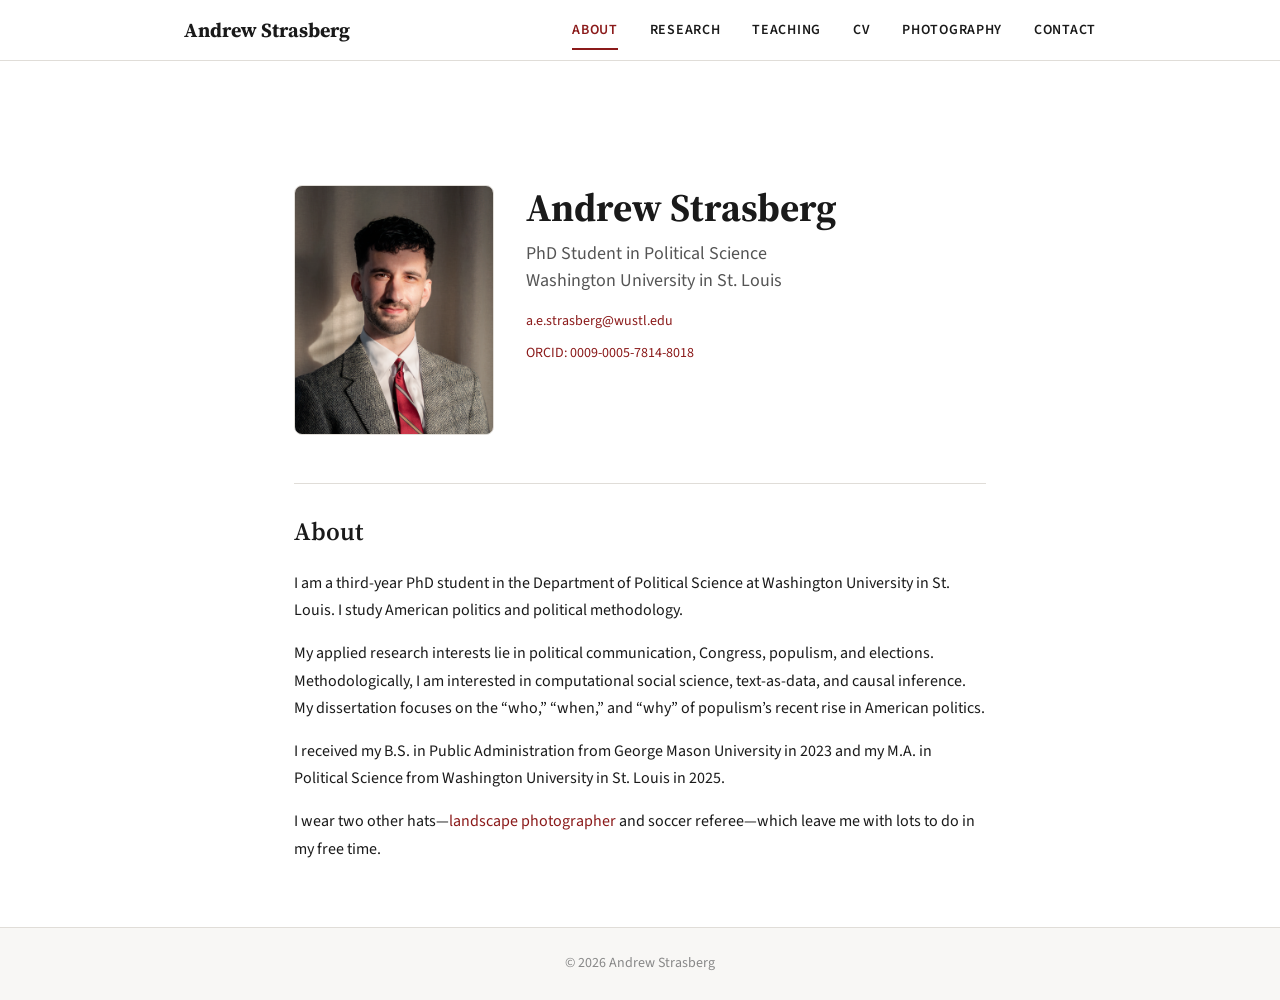
<file: index.html>
<!DOCTYPE html>
<html lang="en">
<head>
  <meta charset="UTF-8">
  <meta name="viewport" content="width=device-width, initial-scale=1.0">
  <meta name="description" content="Andrew Strasberg is a PhD student in Political Science at Washington University in St. Louis, researching populism, political communication, and computational social science.">
  <meta name="author" content="Andrew Strasberg">
  <link rel="canonical" href="https://andrewstrasberg.com/">
  <!-- Open Graph -->
  <meta property="og:title" content="Andrew Strasberg | Political Science">
  <meta property="og:description" content="PhD student in Political Science at Washington University in St. Louis. Research in American politics, populism, political communication, and computational social science.">
  <meta property="og:type" content="website">
  <meta property="og:url" content="https://andrewstrasberg.com/">
  <meta property="og:image" content="https://andrewstrasberg.com/assets/img/headshot.png">
  <meta property="og:site_name" content="Andrew Strasberg">
  <!-- Schema.org JSON-LD -->
  <script type="application/ld+json">
  {
    "@context": "https://schema.org",
    "@type": "Person",
    "name": "Andrew Strasberg",
    "url": "https://andrewstrasberg.com",
    "image": "https://andrewstrasberg.com/assets/img/headshot.png",
    "jobTitle": "PhD Student in Political Science",
    "affiliation": {
      "@type": "Organization",
      "name": "Washington University in St. Louis",
      "url": "https://wustl.edu"
    },
    "alumniOf": [
      {
        "@type": "Organization",
        "name": "George Mason University"
      },
      {
        "@type": "Organization",
        "name": "Washington University in St. Louis"
      }
    ],
    "email": "a.e.strasberg@wustl.edu",
    "sameAs": [
      "https://orcid.org/0009-0005-7814-8018"
    ],
    "knowsAbout": ["American Politics", "Political Methodology", "Populism", "Political Communication", "Computational Social Science", "Text-as-Data", "Causal Inference"]
  }
  </script>
  <title>Andrew Strasberg | Political Science</title>
  <link rel="preconnect" href="https://fonts.googleapis.com">
  <link rel="preconnect" href="https://fonts.gstatic.com" crossorigin>
  <link href="https://fonts.googleapis.com/css2?family=Source+Sans+3:ital,wght@0,400;0,600;0,700;1,400&family=Source+Serif+4:ital,wght@0,400;0,600;0,700;1,400&display=swap" rel="stylesheet">
  <link rel="stylesheet" href="css/style.css">
</head>
<body>

  <header class="site-header">
    <nav class="nav-container">
      <a href="index.html" class="site-name">Andrew Strasberg</a>
      <button class="nav-toggle" aria-label="Toggle navigation" aria-expanded="false">
        <span></span><span></span><span></span>
      </button>
      <ul class="nav-links">
        <li><a href="index.html" class="active">About</a></li>
        <li><a href="research.html">Research</a></li>
        <li><a href="teaching.html">Teaching</a></li>
        <li><a href="cv.html">CV</a></li>
        <li><a href="photography.html">Photography</a></li>
        <li><a href="contact.html">Contact</a></li>
      </ul>
    </nav>
  </header>

  <main class="page-content">
    <div class="container">

      <div class="hero">
        <div class="hero-photo">
          <img src="assets/img/headshot.png" alt="Andrew Strasberg">
        </div>
        <div class="hero-info">
          <h1>Andrew Strasberg</h1>
          <p class="hero-title">
            PhD Student in Political Science<br>
            Washington University in St. Louis
          </p>
          <div class="hero-links">
            <a href="mailto:a.e.strasberg@wustl.edu">a.e.strasberg@wustl.edu</a>
            <a href="https://orcid.org/0009-0005-7814-8018" target="_blank" rel="noopener">ORCID: 0009-0005-7814-8018</a>
          </div>
        </div>
      </div>

      <div class="about-section">
        <h2>About</h2>
        <p>I am a third-year PhD student in the Department of Political Science at Washington University in St. Louis. I study American politics and political methodology.</p>
        <p>My applied research interests lie in political communication, Congress, populism, and elections. Methodologically, I am interested in computational social science, text-as-data, and causal inference. My dissertation focuses on the &ldquo;who,&rdquo; &ldquo;when,&rdquo; and &ldquo;why&rdquo; of populism&rsquo;s recent rise in American politics.</p>
        <p>I received my B.S. in Public Administration from George Mason University in 2023 and my M.A. in Political Science from Washington University in St. Louis in 2025.</p>
        <p>I wear two other hats&mdash;<a href="photography.html">landscape photographer</a> and soccer referee&mdash;which leave me with lots to do in my free time.</p>
      </div>

    </div>
  </main>

  <footer class="site-footer">
    <div class="container">
      <p>&copy; 2026 Andrew Strasberg</p>
    </div>
  </footer>

  <script src="js/main.js"></script>
</body>
</html>
</file>
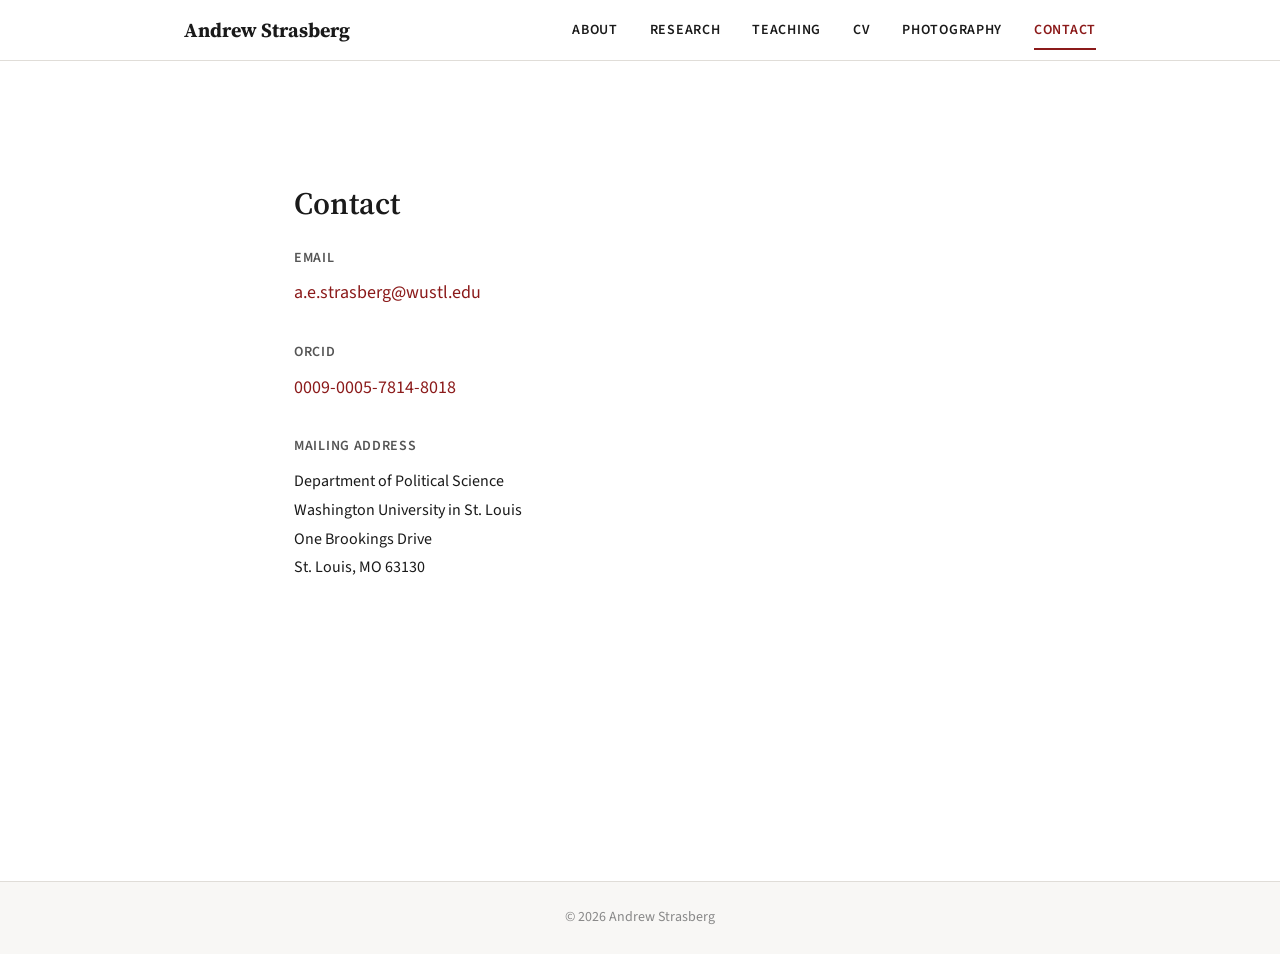
<file: contact.html>
<!DOCTYPE html>
<html lang="en">
<head>
  <meta charset="UTF-8">
  <meta name="viewport" content="width=device-width, initial-scale=1.0">
  <meta name="description" content="Contact Andrew Strasberg, PhD student in Political Science at Washington University in St. Louis. Email, ORCID, and mailing address.">
  <meta name="author" content="Andrew Strasberg">
  <link rel="canonical" href="https://andrewstrasberg.com/contact.html">
  <meta property="og:title" content="Andrew Strasberg | Contact">
  <meta property="og:description" content="Contact Andrew Strasberg, PhD student in Political Science at Washington University in St. Louis.">
  <meta property="og:type" content="website">
  <meta property="og:url" content="https://andrewstrasberg.com/contact.html">
  <meta property="og:image" content="https://andrewstrasberg.com/assets/img/headshot.png">
  <title>Andrew Strasberg | Contact</title>
  <link rel="preconnect" href="https://fonts.googleapis.com">
  <link rel="preconnect" href="https://fonts.gstatic.com" crossorigin>
  <link href="https://fonts.googleapis.com/css2?family=Source+Sans+3:ital,wght@0,400;0,600;0,700;1,400&family=Source+Serif+4:ital,wght@0,400;0,600;0,700;1,400&display=swap" rel="stylesheet">
  <link rel="stylesheet" href="css/style.css">
</head>
<body>

  <header class="site-header">
    <nav class="nav-container">
      <a href="index.html" class="site-name">Andrew Strasberg</a>
      <button class="nav-toggle" aria-label="Toggle navigation" aria-expanded="false">
        <span></span><span></span><span></span>
      </button>
      <ul class="nav-links">
        <li><a href="index.html">About</a></li>
        <li><a href="research.html">Research</a></li>
        <li><a href="teaching.html">Teaching</a></li>
        <li><a href="cv.html">CV</a></li>
        <li><a href="photography.html">Photography</a></li>
        <li><a href="contact.html" class="active">Contact</a></li>
      </ul>
    </nav>
  </header>

  <main class="page-content">
    <div class="container">

      <h2>Contact</h2>

      <div class="contact-block">
        <p class="contact-label">Email</p>
        <p class="contact-value">
          <a href="mailto:a.e.strasberg@wustl.edu">a.e.strasberg@wustl.edu</a>
        </p>
      </div>

      <div class="contact-block">
        <p class="contact-label">ORCID</p>
        <p class="contact-value">
          <a href="https://orcid.org/0009-0005-7814-8018" target="_blank" rel="noopener">0009-0005-7814-8018</a>
        </p>
      </div>

      <div class="contact-block">
        <p class="contact-label">Mailing Address</p>
        <p class="contact-address">
          Department of Political Science<br>
          Washington University in St. Louis<br>
          One Brookings Drive<br>
          St. Louis, MO 63130
        </p>
      </div>

    </div>
  </main>

  <footer class="site-footer">
    <div class="container">
      <p>&copy; 2026 Andrew Strasberg</p>
    </div>
  </footer>

  <script src="js/main.js"></script>
</body>
</html>
</file>
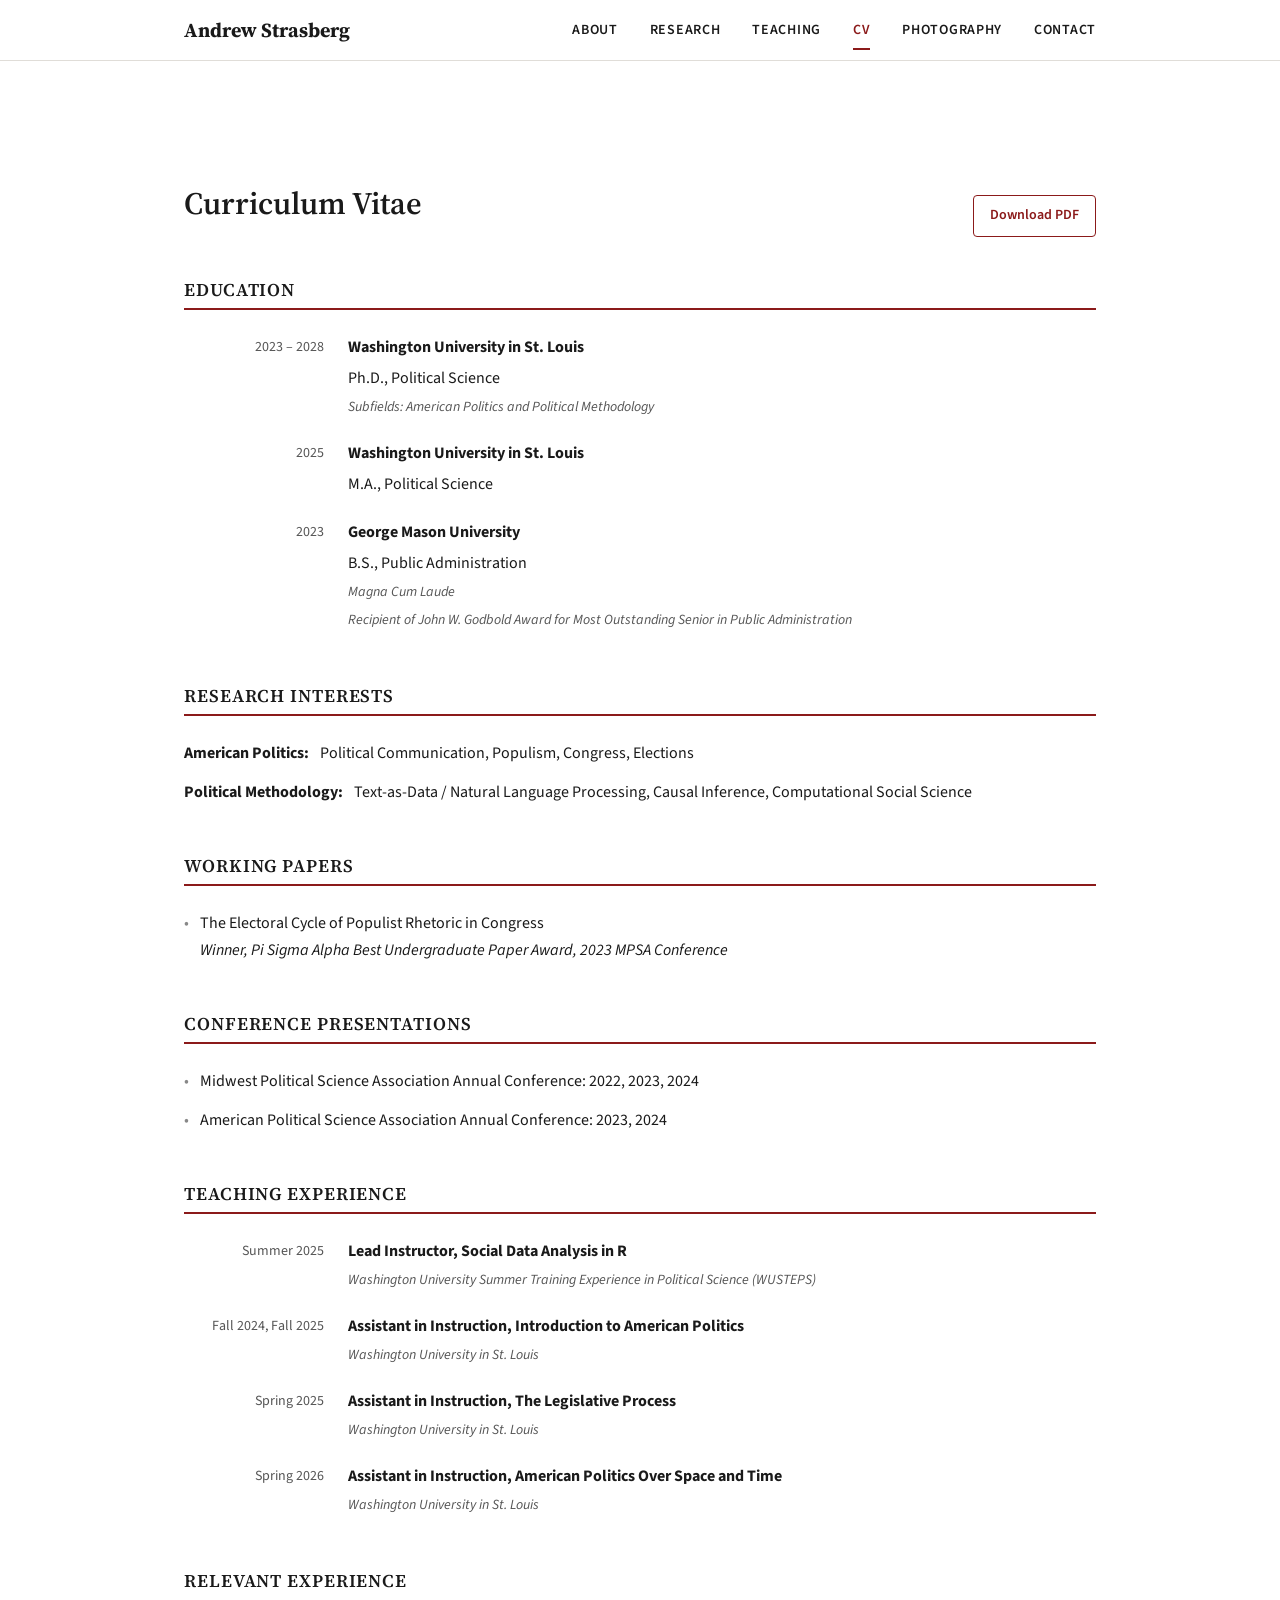
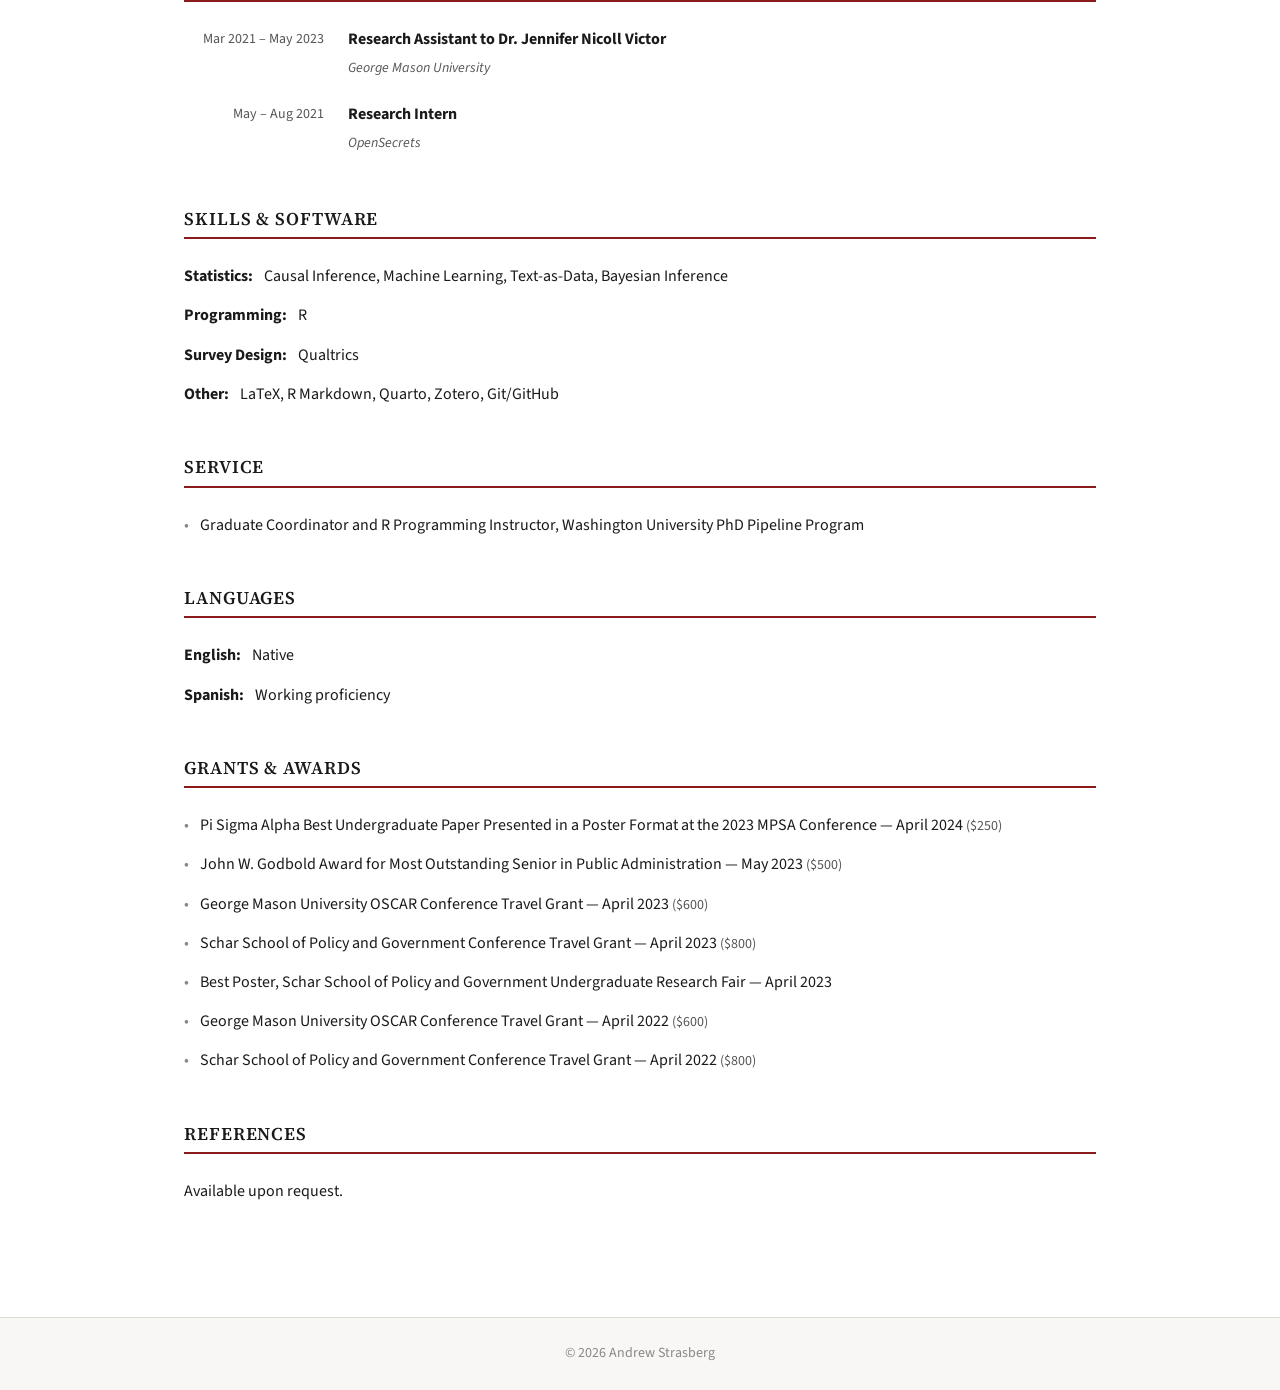
<file: cv.html>
<!DOCTYPE html>
<html lang="en">
<head>
  <meta charset="UTF-8">
  <meta name="viewport" content="width=device-width, initial-scale=1.0">
  <meta name="description" content="Curriculum Vitae for Andrew Strasberg, PhD student in Political Science at Washington University in St. Louis. Education, research, teaching, and awards.">
  <meta name="author" content="Andrew Strasberg">
  <link rel="canonical" href="https://andrewstrasberg.com/cv.html">
  <meta property="og:title" content="Andrew Strasberg | CV">
  <meta property="og:description" content="Curriculum Vitae for Andrew Strasberg, PhD student in Political Science at Washington University in St. Louis.">
  <meta property="og:type" content="website">
  <meta property="og:url" content="https://andrewstrasberg.com/cv.html">
  <meta property="og:image" content="https://andrewstrasberg.com/assets/img/headshot.png">
  <title>Andrew Strasberg | CV</title>
  <link rel="preconnect" href="https://fonts.googleapis.com">
  <link rel="preconnect" href="https://fonts.gstatic.com" crossorigin>
  <link href="https://fonts.googleapis.com/css2?family=Source+Sans+3:ital,wght@0,400;0,600;0,700;1,400&family=Source+Serif+4:ital,wght@0,400;0,600;0,700;1,400&display=swap" rel="stylesheet">
  <link rel="stylesheet" href="css/style.css">
</head>
<body>

  <header class="site-header">
    <nav class="nav-container">
      <a href="index.html" class="site-name">Andrew Strasberg</a>
      <button class="nav-toggle" aria-label="Toggle navigation" aria-expanded="false">
        <span></span><span></span><span></span>
      </button>
      <ul class="nav-links">
        <li><a href="index.html">About</a></li>
        <li><a href="research.html">Research</a></li>
        <li><a href="teaching.html">Teaching</a></li>
        <li><a href="cv.html" class="active">CV</a></li>
        <li><a href="photography.html">Photography</a></li>
        <li><a href="contact.html">Contact</a></li>
      </ul>
    </nav>
  </header>

  <main class="page-content">
    <div class="container container--wide">

      <div class="cv-header">
        <h2>Curriculum Vitae</h2>
        <a href="assets/pdf/Strasberg_CV.pdf" class="cv-download" download>Download PDF</a>
      </div>

      <!-- Education -->
      <section class="cv-section">
        <h3 class="cv-section-title">Education</h3>

        <div class="cv-entry">
          <div class="cv-date">2023 &ndash; 2028</div>
          <div class="cv-content">
            <strong>Washington University in St. Louis</strong>
            <p>Ph.D., Political Science</p>
            <p class="cv-detail">Subfields: American Politics and Political Methodology</p>
          </div>
        </div>

        <div class="cv-entry">
          <div class="cv-date">2025</div>
          <div class="cv-content">
            <strong>Washington University in St. Louis</strong>
            <p>M.A., Political Science</p>
          </div>
        </div>

        <div class="cv-entry">
          <div class="cv-date">2023</div>
          <div class="cv-content">
            <strong>George Mason University</strong>
            <p>B.S., Public Administration</p>
            <p class="cv-detail">Magna Cum Laude</p>
            <p class="cv-detail">Recipient of John W. Godbold Award for Most Outstanding Senior in Public Administration</p>
          </div>
        </div>
      </section>

      <!-- Research Interests -->
      <section class="cv-section">
        <h3 class="cv-section-title">Research Interests</h3>
        <div class="cv-skill-category">
          <strong>American Politics:</strong> Political Communication, Populism, Congress, Elections
        </div>
        <div class="cv-skill-category">
          <strong>Political Methodology:</strong> Text-as-Data / Natural Language Processing, Causal Inference, Computational Social Science
        </div>
      </section>

      <!-- Working Papers -->
      <section class="cv-section">
        <h3 class="cv-section-title">Working Papers</h3>
        <ul class="cv-list">
          <li>
            The Electoral Cycle of Populist Rhetoric in Congress
            <br><em class="cv-detail">Winner, Pi Sigma Alpha Best Undergraduate Paper Award, 2023 MPSA Conference</em>
          </li>
        </ul>
      </section>

      <!-- Conference Presentations -->
      <section class="cv-section">
        <h3 class="cv-section-title">Conference Presentations</h3>
        <ul class="cv-list">
          <li>Midwest Political Science Association Annual Conference: 2022, 2023, 2024</li>
          <li>American Political Science Association Annual Conference: 2023, 2024</li>
        </ul>
      </section>

      <!-- Teaching Experience -->
      <section class="cv-section">
        <h3 class="cv-section-title">Teaching Experience</h3>

        <div class="cv-entry">
          <div class="cv-date">Summer 2025</div>
          <div class="cv-content">
            <strong>Lead Instructor, Social Data Analysis in R</strong>
            <p class="cv-detail">Washington University Summer Training Experience in Political Science (WUSTEPS)</p>
          </div>
        </div>

        <div class="cv-entry">
          <div class="cv-date">Fall 2024, Fall 2025</div>
          <div class="cv-content">
            <strong>Assistant in Instruction, Introduction to American Politics</strong>
            <p class="cv-detail">Washington University in St. Louis</p>
          </div>
        </div>

        <div class="cv-entry">
          <div class="cv-date">Spring 2025</div>
          <div class="cv-content">
            <strong>Assistant in Instruction, The Legislative Process</strong>
            <p class="cv-detail">Washington University in St. Louis</p>
          </div>
        </div>

        <div class="cv-entry">
          <div class="cv-date">Spring 2026</div>
          <div class="cv-content">
            <strong>Assistant in Instruction, American Politics Over Space and Time</strong>
            <p class="cv-detail">Washington University in St. Louis</p>
          </div>
        </div>
      </section>

      <!-- Relevant Experience -->
      <section class="cv-section">
        <h3 class="cv-section-title">Relevant Experience</h3>

        <div class="cv-entry">
          <div class="cv-date">Mar 2021 &ndash; May 2023</div>
          <div class="cv-content">
            <strong>Research Assistant to Dr. Jennifer Nicoll Victor</strong>
            <p class="cv-detail">George Mason University</p>
          </div>
        </div>

        <div class="cv-entry">
          <div class="cv-date">May &ndash; Aug 2021</div>
          <div class="cv-content">
            <strong>Research Intern</strong>
            <p class="cv-detail">OpenSecrets</p>
          </div>
        </div>
      </section>

      <!-- Skills & Software -->
      <section class="cv-section">
        <h3 class="cv-section-title">Skills &amp; Software</h3>
        <div class="cv-skill-category">
          <strong>Statistics:</strong> Causal Inference, Machine Learning, Text-as-Data, Bayesian Inference
        </div>
        <div class="cv-skill-category">
          <strong>Programming:</strong> R
        </div>
        <div class="cv-skill-category">
          <strong>Survey Design:</strong> Qualtrics
        </div>
        <div class="cv-skill-category">
          <strong>Other:</strong> LaTeX, R Markdown, Quarto, Zotero, Git/GitHub
        </div>
      </section>

      <!-- Service -->
      <section class="cv-section">
        <h3 class="cv-section-title">Service</h3>
        <ul class="cv-list">
          <li>Graduate Coordinator and R Programming Instructor, Washington University PhD Pipeline Program</li>
        </ul>
      </section>

      <!-- Languages -->
      <section class="cv-section">
        <h3 class="cv-section-title">Languages</h3>
        <div class="cv-skill-category">
          <strong>English:</strong> Native
        </div>
        <div class="cv-skill-category">
          <strong>Spanish:</strong> Working proficiency
        </div>
      </section>

      <!-- Grants and Awards -->
      <section class="cv-section">
        <h3 class="cv-section-title">Grants &amp; Awards</h3>
        <ul class="cv-list">
          <li>Pi Sigma Alpha Best Undergraduate Paper Presented in a Poster Format at the 2023 MPSA Conference &mdash; April 2024 <span class="cv-award-amount">($250)</span></li>
          <li>John W. Godbold Award for Most Outstanding Senior in Public Administration &mdash; May 2023 <span class="cv-award-amount">($500)</span></li>
          <li>George Mason University OSCAR Conference Travel Grant &mdash; April 2023 <span class="cv-award-amount">($600)</span></li>
          <li>Schar School of Policy and Government Conference Travel Grant &mdash; April 2023 <span class="cv-award-amount">($800)</span></li>
          <li>Best Poster, Schar School of Policy and Government Undergraduate Research Fair &mdash; April 2023</li>
          <li>George Mason University OSCAR Conference Travel Grant &mdash; April 2022 <span class="cv-award-amount">($600)</span></li>
          <li>Schar School of Policy and Government Conference Travel Grant &mdash; April 2022 <span class="cv-award-amount">($800)</span></li>
        </ul>
      </section>

      <!-- References -->
      <section class="cv-section">
        <h3 class="cv-section-title">References</h3>
        <p>Available upon request.</p>
      </section>

    </div>
  </main>

  <footer class="site-footer">
    <div class="container">
      <p>&copy; 2026 Andrew Strasberg</p>
    </div>
  </footer>

  <script src="js/main.js"></script>
</body>
</html>
</file>
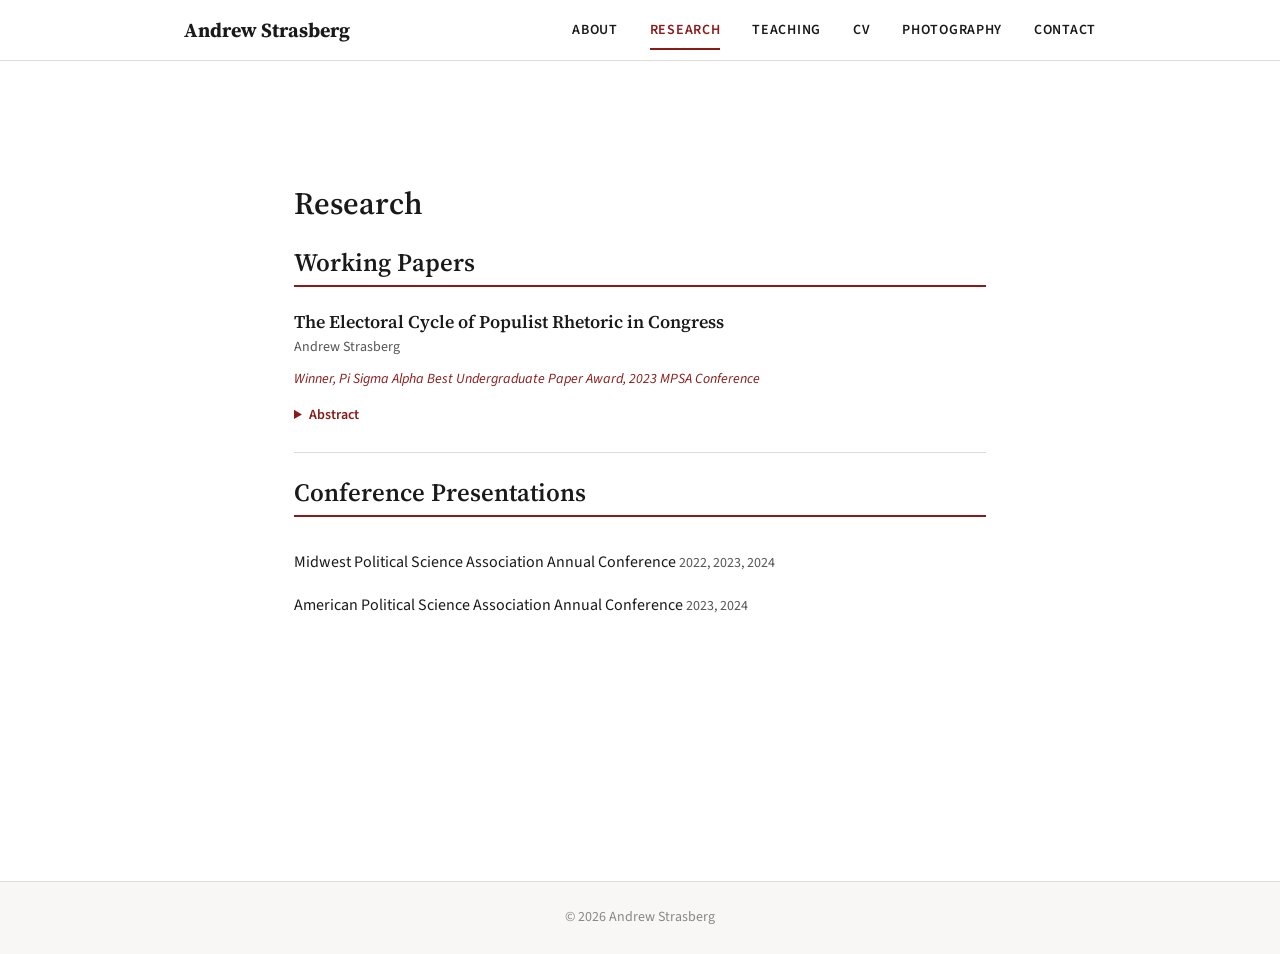
<file: research.html>
<!DOCTYPE html>
<html lang="en">
<head>
  <meta charset="UTF-8">
  <meta name="viewport" content="width=device-width, initial-scale=1.0">
  <meta name="description" content="Andrew Strasberg's research on populism, political communication, Congress, and elections using text-as-data and causal inference methods.">
  <meta name="author" content="Andrew Strasberg">
  <link rel="canonical" href="https://andrewstrasberg.com/research.html">
  <meta property="og:title" content="Andrew Strasberg | Research">
  <meta property="og:description" content="Research on populism, political communication, Congress, and elections using text-as-data and causal inference methods.">
  <meta property="og:type" content="website">
  <meta property="og:url" content="https://andrewstrasberg.com/research.html">
  <meta property="og:image" content="https://andrewstrasberg.com/assets/img/headshot.png">
  <title>Andrew Strasberg | Research</title>
  <link rel="preconnect" href="https://fonts.googleapis.com">
  <link rel="preconnect" href="https://fonts.gstatic.com" crossorigin>
  <link href="https://fonts.googleapis.com/css2?family=Source+Sans+3:ital,wght@0,400;0,600;0,700;1,400&family=Source+Serif+4:ital,wght@0,400;0,600;0,700;1,400&display=swap" rel="stylesheet">
  <link rel="stylesheet" href="css/style.css">
</head>
<body>

  <header class="site-header">
    <nav class="nav-container">
      <a href="index.html" class="site-name">Andrew Strasberg</a>
      <button class="nav-toggle" aria-label="Toggle navigation" aria-expanded="false">
        <span></span><span></span><span></span>
      </button>
      <ul class="nav-links">
        <li><a href="index.html">About</a></li>
        <li><a href="research.html" class="active">Research</a></li>
        <li><a href="teaching.html">Teaching</a></li>
        <li><a href="cv.html">CV</a></li>
        <li><a href="photography.html">Photography</a></li>
        <li><a href="contact.html">Contact</a></li>
      </ul>
    </nav>
  </header>

  <main class="page-content">
    <div class="container">

      <h2>Research</h2>

      <h3 class="section-heading">Working Papers</h3>

      <article class="paper">
        <h4 class="paper-title">The Electoral Cycle of Populist Rhetoric in Congress</h4>
        <p class="paper-authors">Andrew Strasberg</p>
        <p class="paper-award">Winner, Pi Sigma Alpha Best Undergraduate Paper Award, 2023 MPSA Conference</p>
        <details class="paper-abstract">
          <summary>Abstract</summary>
          <p><!-- Add abstract text here --></p>
        </details>
      </article>

      <h3 class="section-heading">Conference Presentations</h3>

      <ul class="conference-list">
        <li>
          Midwest Political Science Association Annual Conference
          <span class="conference-years">2022, 2023, 2024</span>
        </li>
        <li>
          American Political Science Association Annual Conference
          <span class="conference-years">2023, 2024</span>
        </li>
      </ul>

    </div>
  </main>

  <footer class="site-footer">
    <div class="container">
      <p>&copy; 2026 Andrew Strasberg</p>
    </div>
  </footer>

  <script src="js/main.js"></script>
</body>
</html>
</file>
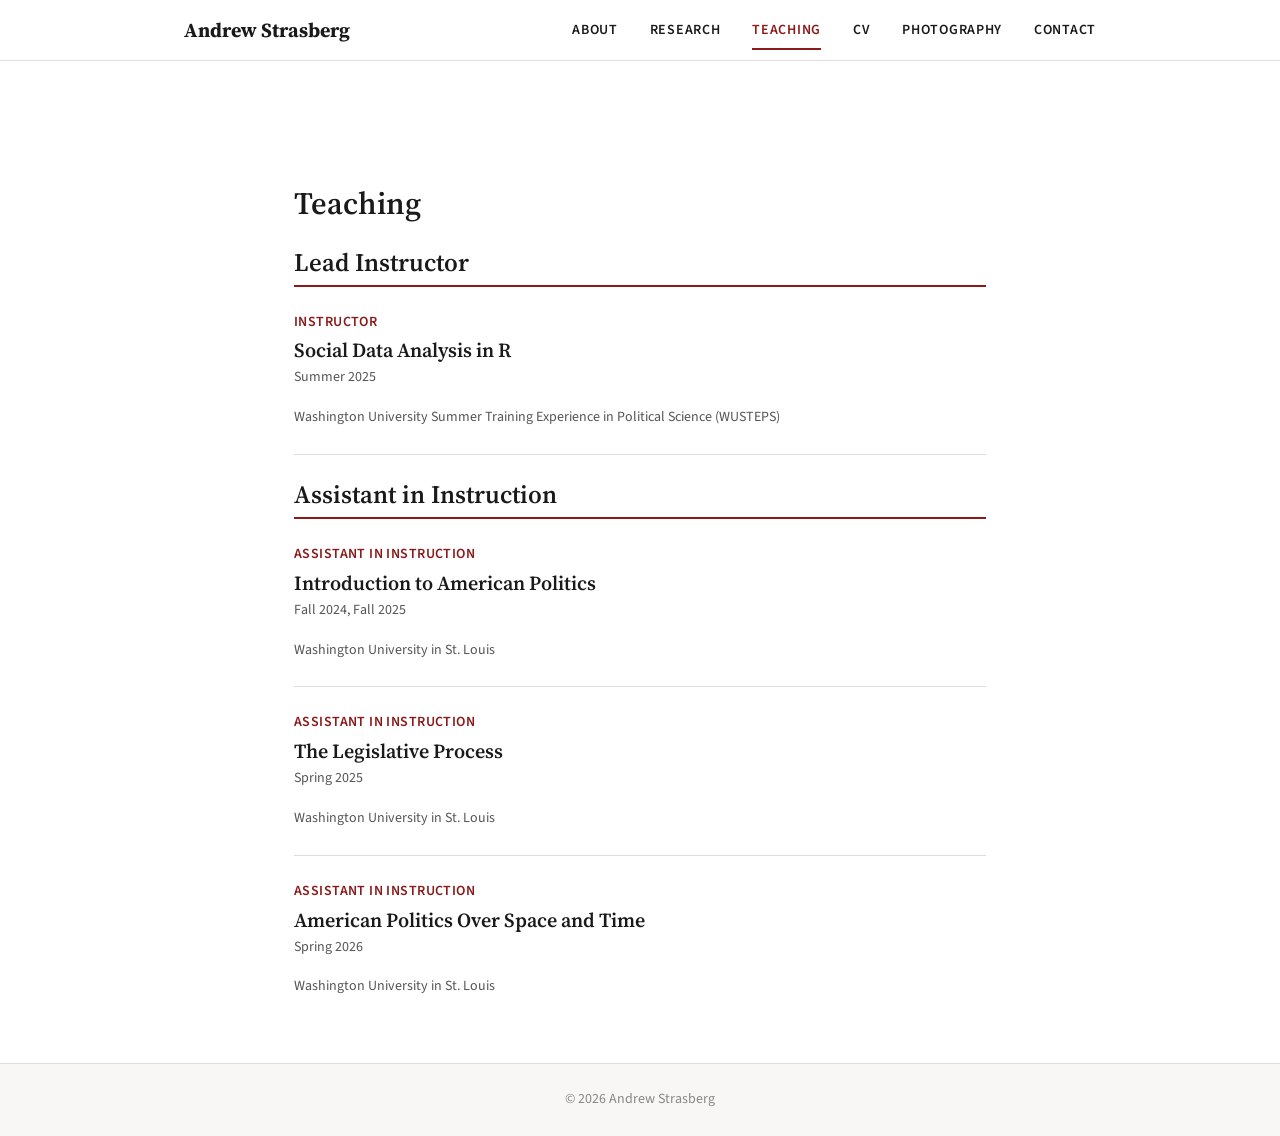
<file: teaching.html>
<!DOCTYPE html>
<html lang="en">
<head>
  <meta charset="UTF-8">
  <meta name="viewport" content="width=device-width, initial-scale=1.0">
  <meta name="description" content="Andrew Strasberg's teaching experience in political science and data analysis at Washington University in St. Louis.">
  <meta name="author" content="Andrew Strasberg">
  <link rel="canonical" href="https://andrewstrasberg.com/teaching.html">
  <meta property="og:title" content="Andrew Strasberg | Teaching">
  <meta property="og:description" content="Teaching experience in political science and data analysis at Washington University in St. Louis.">
  <meta property="og:type" content="website">
  <meta property="og:url" content="https://andrewstrasberg.com/teaching.html">
  <meta property="og:image" content="https://andrewstrasberg.com/assets/img/headshot.png">
  <title>Andrew Strasberg | Teaching</title>
  <link rel="preconnect" href="https://fonts.googleapis.com">
  <link rel="preconnect" href="https://fonts.gstatic.com" crossorigin>
  <link href="https://fonts.googleapis.com/css2?family=Source+Sans+3:ital,wght@0,400;0,600;0,700;1,400&family=Source+Serif+4:ital,wght@0,400;0,600;0,700;1,400&display=swap" rel="stylesheet">
  <link rel="stylesheet" href="css/style.css">
</head>
<body>

  <header class="site-header">
    <nav class="nav-container">
      <a href="index.html" class="site-name">Andrew Strasberg</a>
      <button class="nav-toggle" aria-label="Toggle navigation" aria-expanded="false">
        <span></span><span></span><span></span>
      </button>
      <ul class="nav-links">
        <li><a href="index.html">About</a></li>
        <li><a href="research.html">Research</a></li>
        <li><a href="teaching.html" class="active">Teaching</a></li>
        <li><a href="cv.html">CV</a></li>
        <li><a href="photography.html">Photography</a></li>
        <li><a href="contact.html">Contact</a></li>
      </ul>
    </nav>
  </header>

  <main class="page-content">
    <div class="container">

      <h2>Teaching</h2>

      <h3 class="section-heading">Lead Instructor</h3>

      <div class="teaching-entry">
        <p class="teaching-role">Instructor</p>
        <h4 class="teaching-course">Social Data Analysis in R</h4>
        <p class="teaching-semester">Summer 2025</p>
        <p class="teaching-details">Washington University Summer Training Experience in Political Science (WUSTEPS)</p>
      </div>

      <h3 class="section-heading">Assistant in Instruction</h3>

      <div class="teaching-entry">
        <p class="teaching-role">Assistant in Instruction</p>
        <h4 class="teaching-course">Introduction to American Politics</h4>
        <p class="teaching-semester">Fall 2024, Fall 2025</p>
        <p class="teaching-details">Washington University in St. Louis</p>
      </div>

      <div class="teaching-entry">
        <p class="teaching-role">Assistant in Instruction</p>
        <h4 class="teaching-course">The Legislative Process</h4>
        <p class="teaching-semester">Spring 2025</p>
        <p class="teaching-details">Washington University in St. Louis</p>
      </div>

      <div class="teaching-entry">
        <p class="teaching-role">Assistant in Instruction</p>
        <h4 class="teaching-course">American Politics Over Space and Time</h4>
        <p class="teaching-semester">Spring 2026</p>
        <p class="teaching-details">Washington University in St. Louis</p>
      </div>

    </div>
  </main>

  <footer class="site-footer">
    <div class="container">
      <p>&copy; 2026 Andrew Strasberg</p>
    </div>
  </footer>

  <script src="js/main.js"></script>
</body>
</html>
</file>
<file: css/style.css>
/* ========================================
   1. CSS Custom Properties (Design Tokens)
   ======================================== */

:root {
  /* Colors */
  --bg: #FFFFFF;
  --surface: #F8F7F5;
  --text-primary: #1A1A1A;
  --text-secondary: #555555;
  --text-tertiary: #888888;
  --accent: #8B1A1A;
  --accent-hover: #6B1010;
  --border: #E0DDD8;

  /* Typography */
  --font-heading: 'Source Serif 4', 'Georgia', serif;
  --font-body: 'Source Sans 3', 'Helvetica Neue', 'Arial', sans-serif;

  /* Font sizes */
  --text-xs: 0.8rem;
  --text-sm: 0.875rem;
  --text-base: 1rem;
  --text-lg: 1.125rem;
  --text-xl: 1.25rem;
  --text-2xl: 1.563rem;
  --text-3xl: 1.953rem;
  --text-4xl: 2.441rem;

  /* Spacing */
  --space-1: 0.25rem;
  --space-2: 0.5rem;
  --space-3: 0.75rem;
  --space-4: 1rem;
  --space-6: 1.5rem;
  --space-8: 2rem;
  --space-12: 3rem;
  --space-16: 4rem;
  --space-24: 6rem;

  /* Layout */
  --max-width: 740px;
  --max-width-wide: 960px;
  --nav-height: 60px;
}

/* ========================================
   2. CSS Reset / Base Styles
   ======================================== */

*, *::before, *::after {
  margin: 0;
  padding: 0;
  box-sizing: border-box;
}

html {
  font-size: 16px;
  scroll-behavior: smooth;
}

body {
  font-family: var(--font-body);
  font-size: var(--text-base);
  line-height: 1.7;
  color: var(--text-primary);
  background-color: var(--bg);
  -webkit-font-smoothing: antialiased;
  -moz-osx-font-smoothing: grayscale;
}

img {
  max-width: 100%;
  height: auto;
  display: block;
}

a {
  color: var(--accent);
  text-decoration: none;
  transition: color 0.2s ease;
}

a:hover {
  color: var(--accent-hover);
}

ul, ol {
  list-style: none;
}

/* ========================================
   3. Typography
   ======================================== */

h1, h2, h3, h4 {
  font-family: var(--font-heading);
  line-height: 1.2;
  color: var(--text-primary);
}

h1 {
  font-size: var(--text-4xl);
  font-weight: 700;
  margin-bottom: var(--space-4);
}

h2 {
  font-size: var(--text-3xl);
  font-weight: 600;
  margin-bottom: var(--space-6);
}

h3 {
  font-size: var(--text-xl);
  font-weight: 600;
  margin-bottom: var(--space-3);
}

h4 {
  font-size: var(--text-lg);
  font-weight: 600;
  margin-bottom: var(--space-2);
}

p {
  margin-bottom: var(--space-4);
}

p:last-child {
  margin-bottom: 0;
}

/* ========================================
   4. Layout
   ======================================== */

.container {
  max-width: var(--max-width);
  margin: 0 auto;
  padding: 0 var(--space-6);
}

.container--wide {
  max-width: var(--max-width-wide);
}

.page-content {
  padding-top: calc(var(--nav-height) + var(--space-12));
  padding-bottom: var(--space-16);
  min-height: calc(100vh - 80px);
}

/* ========================================
   5. Navigation
   ======================================== */

.site-header {
  position: sticky;
  top: 0;
  z-index: 100;
  background-color: var(--bg);
  border-bottom: 1px solid var(--border);
}

.nav-container {
  max-width: var(--max-width-wide);
  margin: 0 auto;
  padding: 0 var(--space-6);
  display: flex;
  align-items: center;
  justify-content: space-between;
  height: var(--nav-height);
}

.site-name {
  font-family: var(--font-heading);
  font-size: var(--text-xl);
  font-weight: 700;
  color: var(--text-primary);
  text-decoration: none;
}

.site-name:hover {
  color: var(--accent);
}

.nav-links {
  display: flex;
  gap: var(--space-8);
}

.nav-links a {
  color: var(--text-primary);
  font-size: var(--text-sm);
  font-weight: 600;
  text-transform: uppercase;
  letter-spacing: 0.05em;
  padding: var(--space-2) 0;
  border-bottom: 2px solid transparent;
  transition: color 0.2s ease, border-color 0.2s ease;
}

.nav-links a:hover {
  color: var(--accent);
}

.nav-links a.active {
  color: var(--accent);
  border-bottom-color: var(--accent);
}

.nav-toggle {
  display: none;
  background: none;
  border: none;
  cursor: pointer;
  padding: var(--space-2);
  flex-direction: column;
  gap: 5px;
}

.nav-toggle span {
  display: block;
  width: 24px;
  height: 2px;
  background-color: var(--text-primary);
  transition: transform 0.3s ease, opacity 0.3s ease;
}

/* ========================================
   6. Homepage / About
   ======================================== */

.hero {
  display: flex;
  gap: var(--space-8);
  align-items: flex-start;
  margin-bottom: var(--space-12);
}

.hero-photo {
  flex: 0 0 200px;
}

.hero-photo img {
  width: 200px;
  height: 250px;
  object-fit: cover;
  border-radius: 8px;
  background-color: var(--surface);
  border: 1px solid var(--border);
}

.photo-placeholder {
  width: 200px;
  height: 250px;
  background-color: var(--surface);
  border: 1px solid var(--border);
  border-radius: 8px;
  display: flex;
  align-items: center;
  justify-content: center;
  color: var(--text-tertiary);
  font-size: var(--text-sm);
}

.hero-info h1 {
  margin-bottom: var(--space-2);
}

.hero-title {
  font-family: var(--font-body);
  font-size: var(--text-lg);
  color: var(--text-secondary);
  font-weight: 400;
  margin-bottom: var(--space-4);
  line-height: 1.5;
}

.hero-links {
  display: flex;
  flex-direction: column;
  gap: var(--space-2);
  margin-bottom: 0;
}

.hero-links a {
  font-size: var(--text-sm);
  display: inline-flex;
  align-items: center;
  gap: var(--space-2);
}

.about-section {
  border-top: 1px solid var(--border);
  padding-top: var(--space-8);
}

.about-section h2 {
  font-size: var(--text-2xl);
}

/* ========================================
   7. Research Page
   ======================================== */

.section-heading {
  font-family: var(--font-heading);
  font-size: var(--text-2xl);
  font-weight: 600;
  margin-bottom: var(--space-6);
  padding-bottom: var(--space-2);
  border-bottom: 2px solid var(--accent);
}

.paper {
  padding-bottom: var(--space-6);
  margin-bottom: var(--space-6);
  border-bottom: 1px solid var(--border);
}

.paper:last-child {
  border-bottom: none;
  margin-bottom: 0;
  padding-bottom: 0;
}

.paper-title {
  font-family: var(--font-heading);
  font-size: var(--text-lg);
  font-weight: 600;
  margin-bottom: var(--space-1);
  color: var(--text-primary);
}

.paper-authors {
  font-size: var(--text-sm);
  color: var(--text-secondary);
  margin-bottom: var(--space-2);
}

.paper-award {
  font-size: var(--text-sm);
  color: var(--accent);
  font-style: italic;
  margin-bottom: var(--space-3);
}

.paper-abstract {
  margin-top: var(--space-3);
}

.paper-abstract summary {
  font-size: var(--text-sm);
  font-weight: 600;
  color: var(--accent);
  cursor: pointer;
  user-select: none;
}

.paper-abstract summary:hover {
  color: var(--accent-hover);
}

.paper-abstract p {
  margin-top: var(--space-3);
  font-size: var(--text-sm);
  color: var(--text-secondary);
  line-height: 1.7;
}

.conference-list {
  margin-top: var(--space-4);
}

.conference-list li {
  padding: var(--space-2) 0;
  font-size: var(--text-base);
  color: var(--text-primary);
}

.conference-list .conference-years {
  color: var(--text-secondary);
  font-size: var(--text-sm);
}

/* ========================================
   8. Teaching Page
   ======================================== */

.teaching-entry {
  padding-bottom: var(--space-6);
  margin-bottom: var(--space-6);
  border-bottom: 1px solid var(--border);
}

.teaching-entry:last-child {
  border-bottom: none;
  margin-bottom: 0;
  padding-bottom: 0;
}

.teaching-role {
  font-size: var(--text-sm);
  font-weight: 600;
  color: var(--accent);
  text-transform: uppercase;
  letter-spacing: 0.03em;
  margin-bottom: var(--space-1);
}

.teaching-course {
  font-family: var(--font-heading);
  font-size: var(--text-xl);
  font-weight: 600;
  margin-bottom: var(--space-1);
}

.teaching-semester {
  font-size: var(--text-sm);
  color: var(--text-secondary);
}

.teaching-details {
  font-size: var(--text-sm);
  color: var(--text-secondary);
  margin-top: var(--space-1);
}

/* ========================================
   9. CV Page
   ======================================== */

.cv-header {
  display: flex;
  justify-content: space-between;
  align-items: center;
  margin-bottom: var(--space-8);
}

.cv-download {
  display: inline-block;
  font-size: var(--text-sm);
  font-weight: 600;
  color: var(--accent);
  border: 1.5px solid var(--accent);
  padding: var(--space-2) var(--space-4);
  border-radius: 4px;
  transition: background-color 0.2s ease, color 0.2s ease;
}

.cv-download:hover {
  background-color: var(--accent);
  color: #FFFFFF;
}

.cv-section {
  margin-bottom: var(--space-12);
}

.cv-section-title {
  font-family: var(--font-heading);
  font-size: var(--text-lg);
  text-transform: uppercase;
  letter-spacing: 0.05em;
  border-bottom: 2px solid var(--accent);
  padding-bottom: var(--space-2);
  margin-bottom: var(--space-6);
}

.cv-entry {
  display: flex;
  gap: var(--space-6);
  margin-bottom: var(--space-4);
}

.cv-date {
  flex: 0 0 140px;
  color: var(--text-secondary);
  font-size: var(--text-sm);
  text-align: right;
  padding-top: 2px;
}

.cv-content {
  flex: 1;
}

.cv-content strong {
  display: block;
  margin-bottom: var(--space-1);
}

.cv-content p {
  margin-bottom: var(--space-1);
  font-size: var(--text-base);
}

.cv-content .cv-detail {
  font-size: var(--text-sm);
  color: var(--text-secondary);
  font-style: italic;
}

.cv-list {
  margin-top: var(--space-2);
}

.cv-list li {
  position: relative;
  padding-left: var(--space-4);
  margin-bottom: var(--space-3);
  font-size: var(--text-base);
}

.cv-list li::before {
  content: "\2022";
  position: absolute;
  left: 0;
  color: var(--text-tertiary);
}

.cv-inline-list {
  display: flex;
  flex-wrap: wrap;
  gap: var(--space-2);
}

.cv-inline-list li {
  padding: 0;
  margin: 0;
}

.cv-inline-list li::before {
  display: none;
}

.cv-skill-category {
  margin-bottom: var(--space-3);
}

.cv-skill-category strong {
  display: inline;
  margin-right: var(--space-2);
}

.cv-award-amount {
  color: var(--text-secondary);
  font-size: var(--text-sm);
}

/* ========================================
   10. Contact Page
   ======================================== */

.contact-block {
  margin-bottom: var(--space-8);
}

.contact-label {
  font-size: var(--text-sm);
  font-weight: 600;
  text-transform: uppercase;
  letter-spacing: 0.05em;
  color: var(--text-secondary);
  margin-bottom: var(--space-2);
}

.contact-value {
  font-size: var(--text-lg);
}

.contact-value a {
  color: var(--accent);
}

.contact-address {
  font-size: var(--text-base);
  line-height: 1.8;
  color: var(--text-primary);
}

/* ========================================
   11. Footer
   ======================================== */

.site-footer {
  background-color: var(--surface);
  border-top: 1px solid var(--border);
  padding: var(--space-6) 0;
  text-align: center;
}

.site-footer p {
  font-size: var(--text-sm);
  color: var(--text-tertiary);
  margin: 0;
}

/* ========================================
   12. Photography Page
   ======================================== */

.photo-grid {
  display: grid;
  grid-template-columns: repeat(3, 1fr);
  gap: var(--space-4);
  margin-bottom: var(--space-12);
}

.photo-item {
  overflow: hidden;
  border-radius: 6px;
  cursor: pointer;
  position: relative;
}

.photo-item img {
  width: 100%;
  height: 280px;
  object-fit: cover;
  border-radius: 6px;
  transition: transform 0.3s ease, box-shadow 0.3s ease;
}

.photo-item:hover img {
  transform: scale(1.03);
  box-shadow: 0 4px 20px rgba(0, 0, 0, 0.15);
}

.photo-item figcaption {
  font-size: var(--text-sm);
  color: var(--text-secondary);
  margin-top: var(--space-2);
  text-align: center;
}

/* Lightbox */
.lightbox {
  display: none;
  position: fixed;
  inset: 0;
  z-index: 1000;
  background: rgba(0, 0, 0, 0.92);
  align-items: center;
  justify-content: center;
  flex-direction: column;
}

.lightbox.active {
  display: flex;
}

.lightbox-img {
  max-width: 90vw;
  max-height: 80vh;
  object-fit: contain;
  border-radius: 4px;
}

.lightbox-caption {
  color: #ccc;
  font-size: var(--text-sm);
  margin-top: var(--space-3);
  text-align: center;
}

.lightbox-close {
  position: absolute;
  top: var(--space-4);
  right: var(--space-6);
  background: none;
  border: none;
  color: #fff;
  font-size: 2.5rem;
  cursor: pointer;
  line-height: 1;
  padding: var(--space-2);
  transition: opacity 0.2s ease;
}

.lightbox-close:hover {
  opacity: 0.7;
}

.lightbox-prev,
.lightbox-next {
  position: absolute;
  top: 50%;
  transform: translateY(-50%);
  background: none;
  border: none;
  color: #fff;
  font-size: 3rem;
  cursor: pointer;
  padding: var(--space-4);
  line-height: 1;
  transition: opacity 0.2s ease;
  user-select: none;
}

.lightbox-prev:hover,
.lightbox-next:hover {
  opacity: 0.7;
}

.lightbox-prev {
  left: var(--space-4);
}

.lightbox-next {
  right: var(--space-4);
}

/* ========================================
   13. Responsive (Media Queries)
   ======================================== */

@media (max-width: 767px) {
  /* Navigation */
  .nav-toggle {
    display: flex;
  }

  .nav-links {
    display: none;
    position: absolute;
    top: var(--nav-height);
    left: 0;
    right: 0;
    background-color: var(--bg);
    border-bottom: 1px solid var(--border);
    flex-direction: column;
    gap: 0;
    padding: var(--space-2) 0;
  }

  .nav-links.active {
    display: flex;
  }

  .nav-links a {
    padding: var(--space-3) var(--space-6);
    border-bottom: none;
  }

  .nav-links a.active {
    border-bottom: none;
    background-color: var(--surface);
  }

  /* Homepage */
  .hero {
    flex-direction: column;
    align-items: center;
    text-align: center;
  }

  .hero-info h1 {
    font-size: var(--text-3xl);
  }

  .hero-links {
    align-items: center;
  }

  /* CV */
  .cv-entry {
    flex-direction: column;
    gap: var(--space-1);
  }

  .cv-date {
    text-align: left;
  }

  .cv-header {
    flex-direction: column;
    gap: var(--space-4);
    align-items: flex-start;
  }

  /* Photography */
  .photo-grid {
    grid-template-columns: 1fr;
  }

  .photo-item img {
    height: auto;
  }

  .lightbox-prev,
  .lightbox-next {
    font-size: 2rem;
    padding: var(--space-2);
  }

  /* General */
  .page-content {
    padding-top: calc(var(--nav-height) + var(--space-8));
    padding-bottom: var(--space-12);
  }
}

@media (min-width: 768px) and (max-width: 1023px) {
  .photo-grid {
    grid-template-columns: repeat(2, 1fr);
  }
}

@media (min-width: 1024px) {
  .page-content {
    padding-top: calc(var(--nav-height) + var(--space-16));
  }
}

/* ========================================
   13. Print Styles
   ======================================== */

@media print {
  .site-header,
  .site-footer,
  .nav-toggle,
  .cv-download,
  .lightbox {
    display: none;
  }

  body {
    font-size: 11pt;
    color: #000;
    background: #fff;
  }

  a {
    color: #000;
    text-decoration: underline;
  }

  .page-content {
    padding-top: 0;
  }

  .cv-section-title {
    border-bottom-color: #000;
  }
}
</file>
